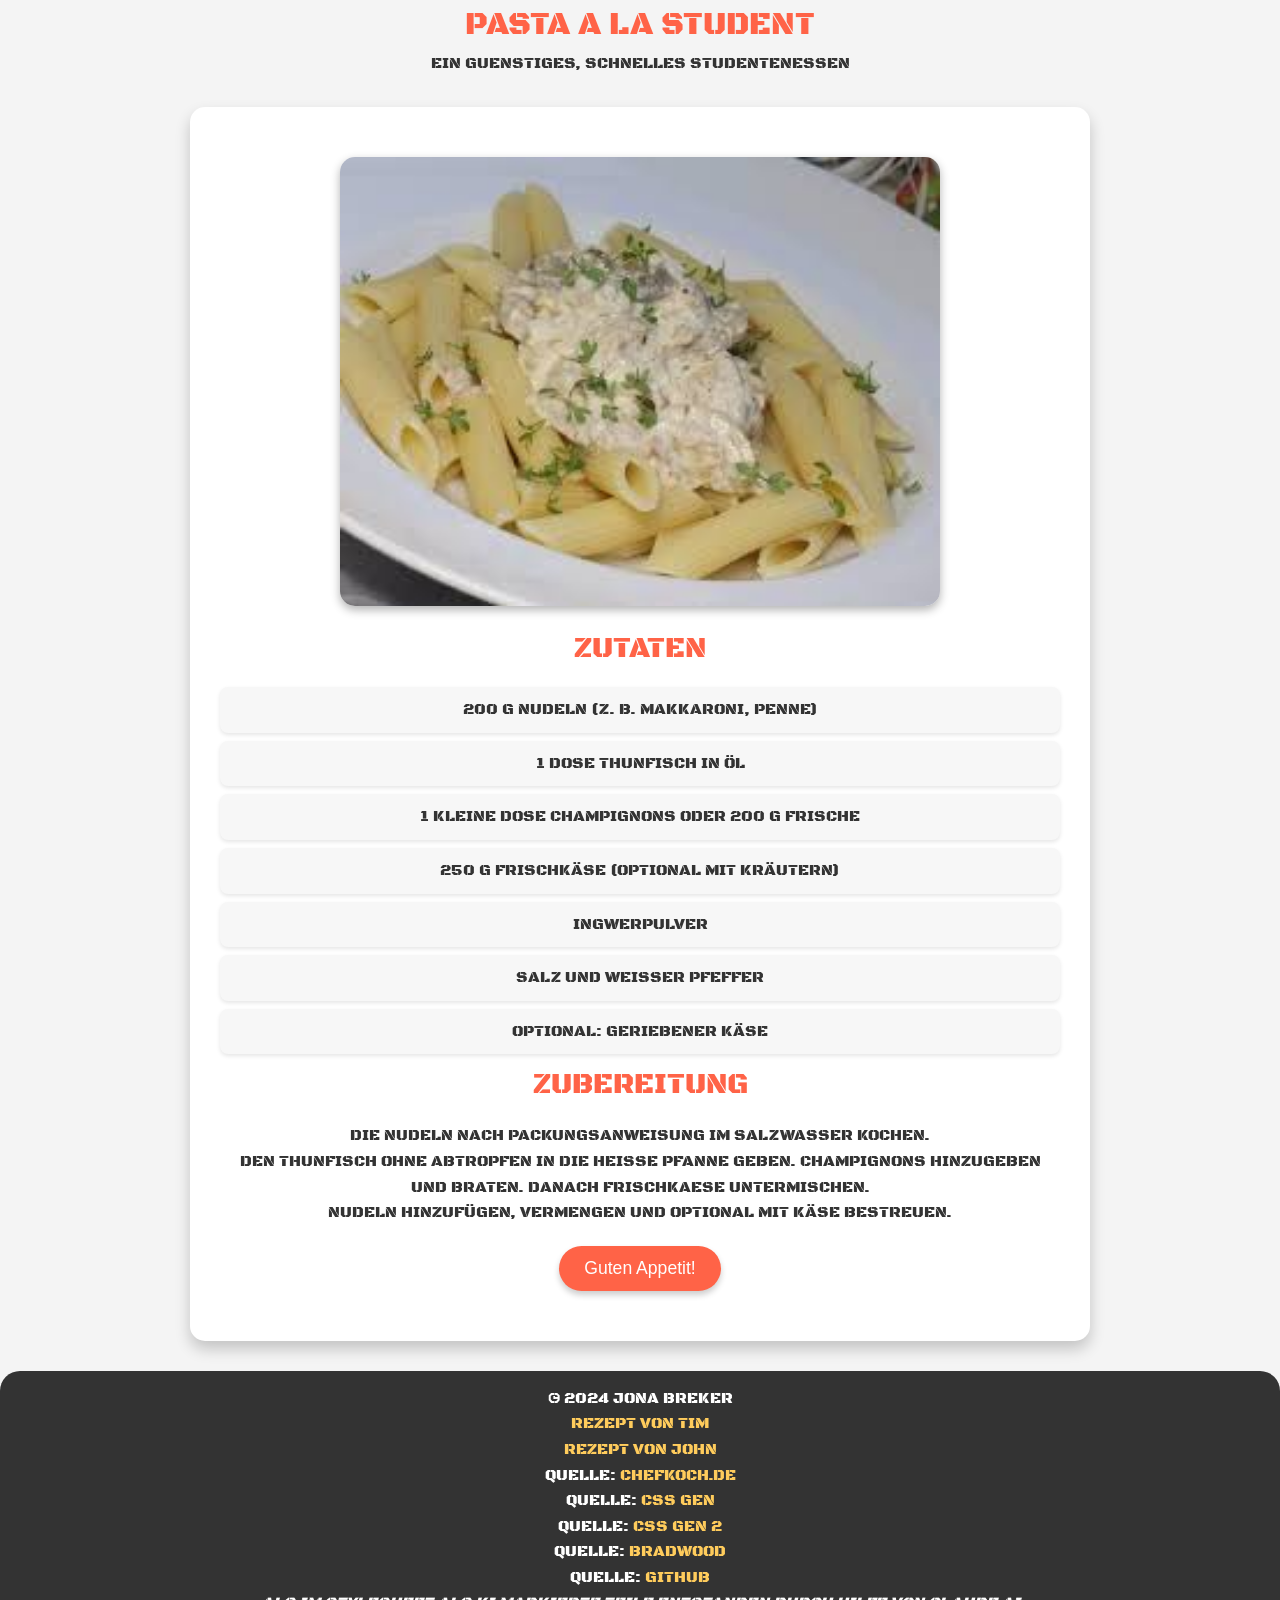
<file: rezept_12_brekerJona/Index.html>
<!DOCTYPE html>
<html lang="de">
<head>
    <meta charset="UTF-8">
    <link href="https://fonts.googleapis.com/css2?family=Black+Ops+One&display=swap" rel="stylesheet">
    <link rel="stylesheet" href="style.css">
    <title>Rezept Jona Breker</title>
</head>
<body>
    <header>
        <h1>Pasta a la Student</h1>
        <p>Ein guenstiges, schnelles Studentenessen</p>
    </header>

    <article>
        <img src="Bilder/Pasta.jpeg" alt="Pasta">
        <h2>Zutaten</h2>
        <ul>
            <li>200 g Nudeln (z. B. Makkaroni, Penne)</li>
            <li>1 Dose Thunfisch in Öl</li>
            <li>1 kleine Dose Champignons oder 200 g frische</li>
            <li>250 g Frischkäse (optional mit Kräutern)</li>
            <li>Ingwerpulver</li>
            <li>Salz und weißer Pfeffer</li>
            <li>Optional: geriebener Käse</li>
        </ul>
        <h2>Zubereitung</h2>
        <p>Die Nudeln nach Packungsanweisung im Salzwasser kochen.</p>
        <p>Den Thunfisch ohne Abtropfen in die heiße Pfanne geben. Champignons hinzugeben und braten. Danach Frischkaese untermischen.</p>
        <p>Nudeln hinzufügen, vermengen und optional mit Käse bestreuen.</p>
        <button class="btn">Guten Appetit!</button>
    </article>

    <footer>
        <p>© 2024 Jona Breker</p>
        <p><a href="../rezept_12_bartollesTim/index.html" target="_blank">Rezept von Tim</a>
        <p><a href="../rezept_12_buechnerJohn/index.html" target="_blank">Rezept von John</a>
        <p>Quelle: <a href="https://www.chefkoch.de/rezepte/1490941254164950/Pasta-a-la-Student.htmle" target="_blank">Chefkoch.de</a></p>
        <p>Quelle: <a href="https://webcode.tools/css-generator/keyframe-animation " target="_blank">CSS Gen</a></p>
        <p>Quelle: <a href="https://webdesign-assistant.com/font-editor/css-font-generator.php " target="_blank">CSS Gen 2</a></p>
        <p>Quelle: <a href="https://layout.bradwoods.io/customize" target="_blank">Bradwood</a></p>
        <p>Quelle: <a href="https://github.com/bradtraversy/design-resources-for-developers?tab=readme-ov-file#css-frameworks " target="_blank">Github</a></p>
        <p>  <cite>Als im stylesheet als KI markierte teile entstanden durch Hilfe von Claude AI </cite> </p>

    </footer>
</body>
</html>
</file>
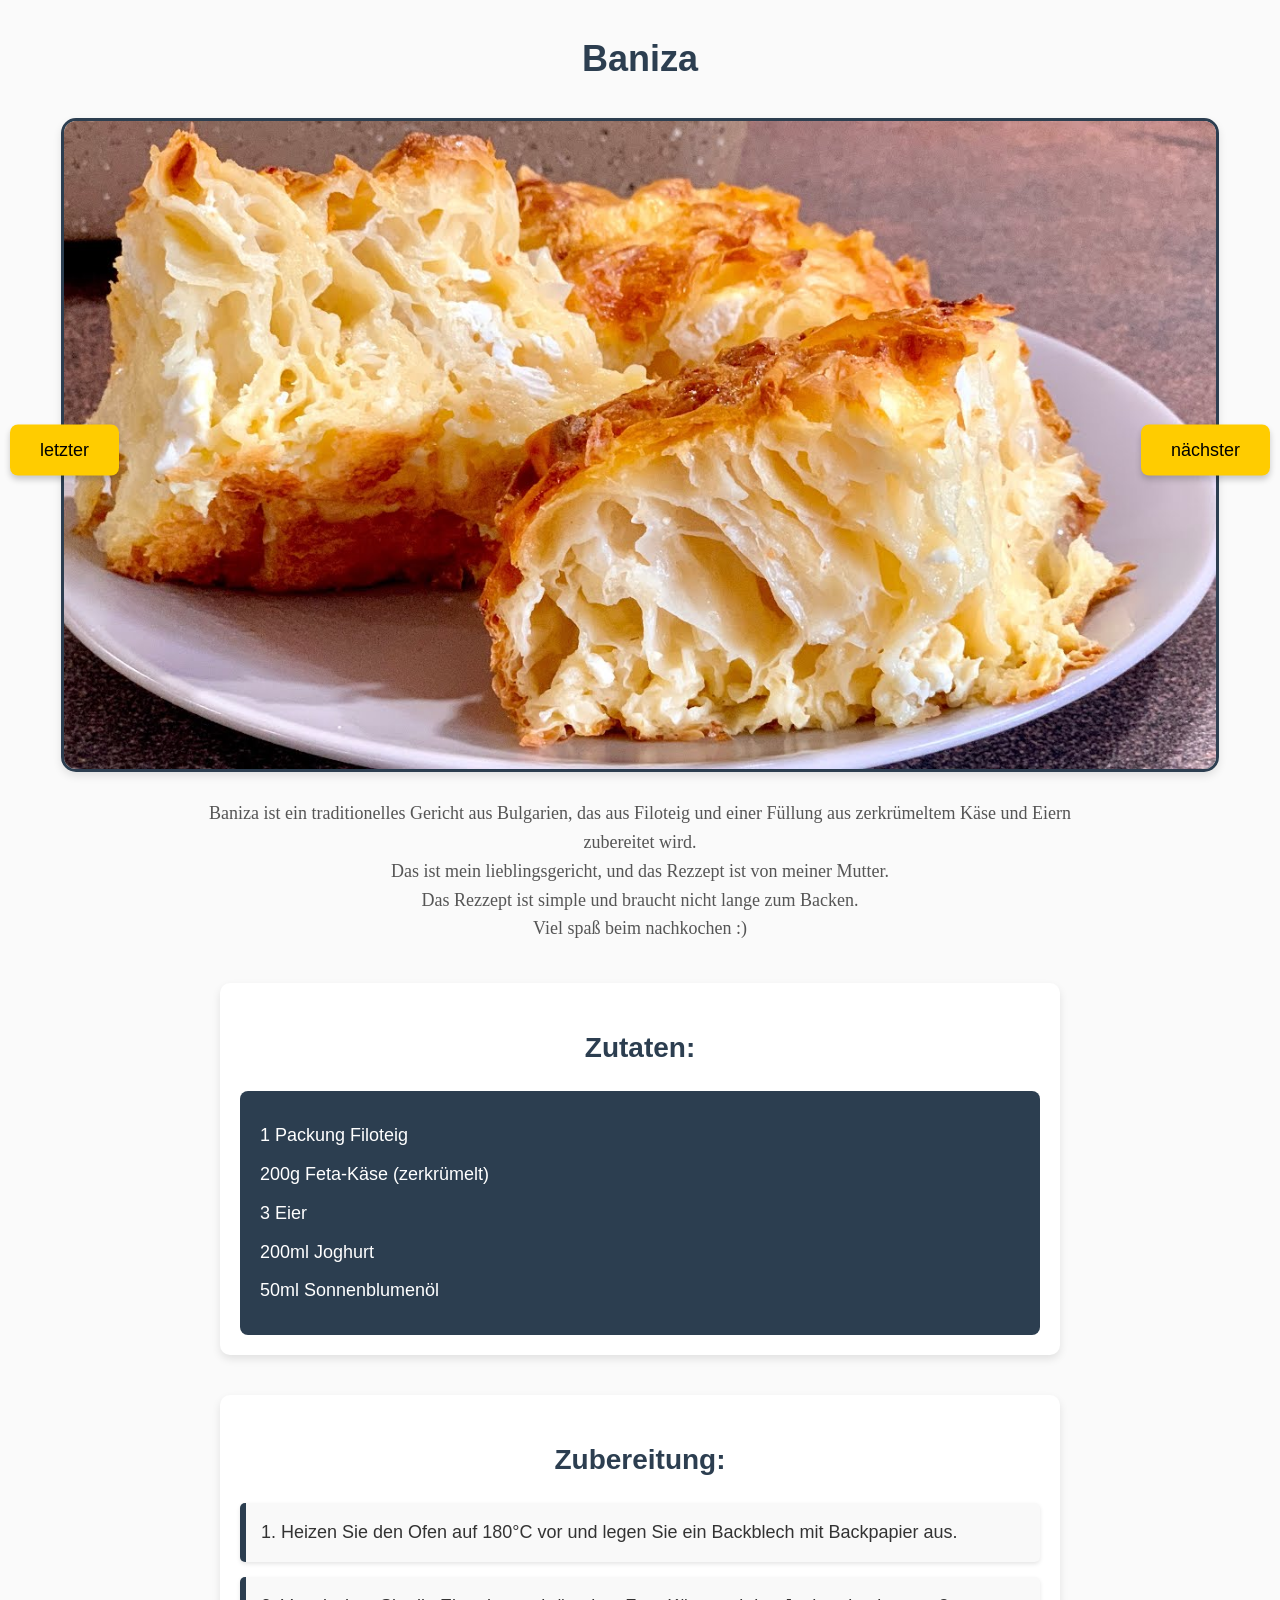
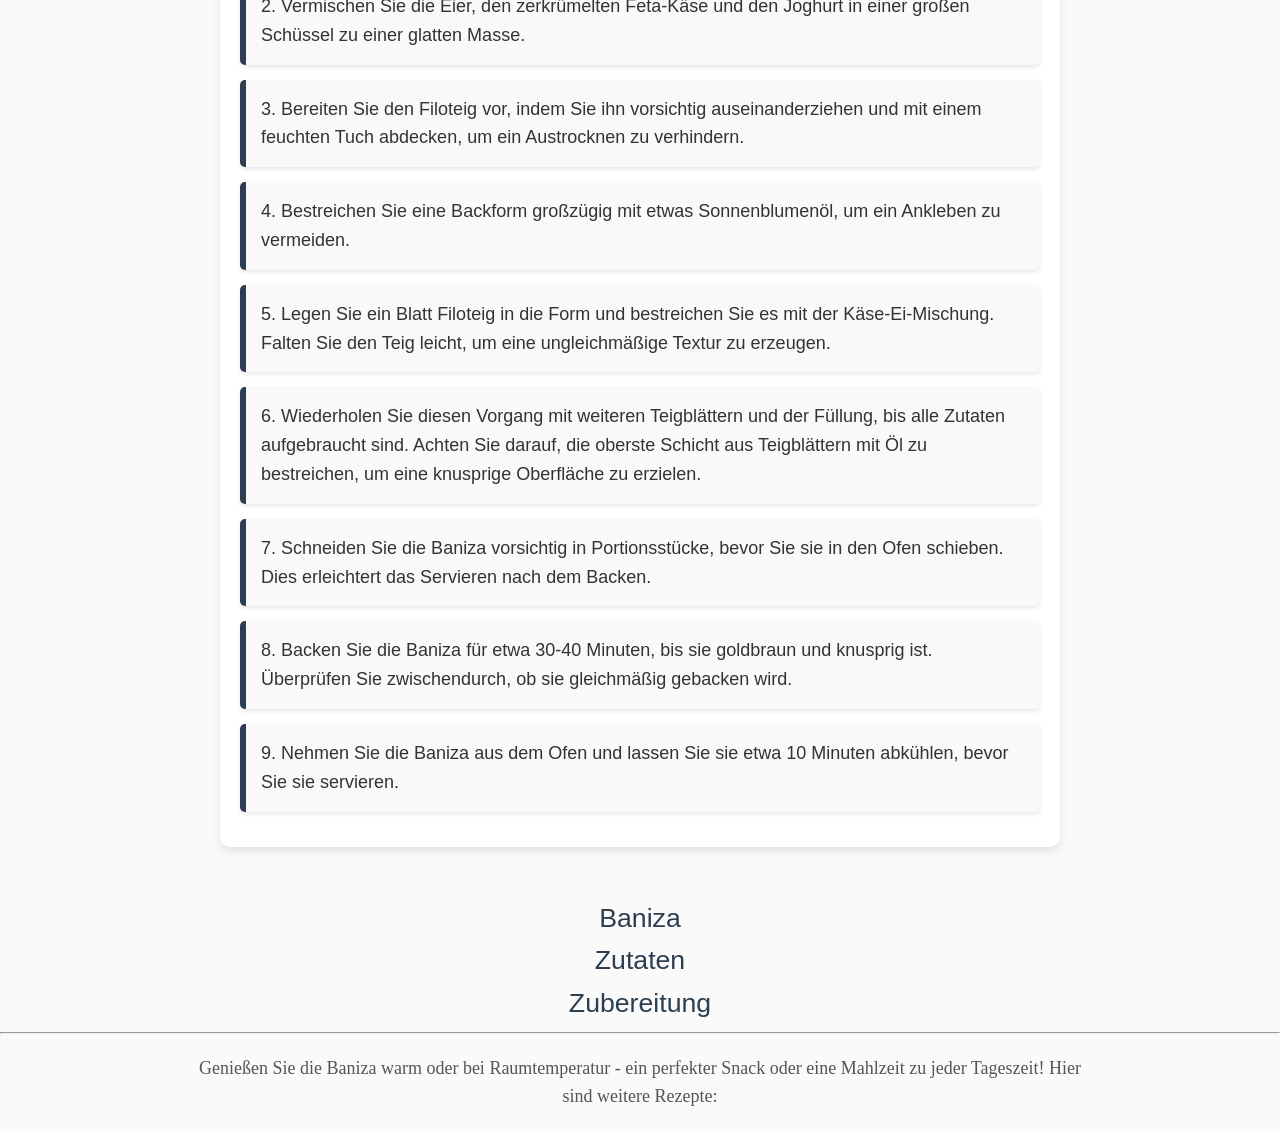
<file: rezept_12_georgievnikolay/index.html>
<!DOCTYPE html>
<html lang="de">
<head>
    <meta charset="UTF-8">
    <meta name="viewport" content="width=device-width, initial-scale=1.0">
    <title>Baniza Rezept</title>
    <link rel="stylesheet" href="style.css">
</head>
<body>

<h1 id="Baniza">Baniza</h1>

<div class="bild">
    <img src="pics/banzia.jpg" alt="Baniza Bild">
    <!---
    Bildquelle:
    https://bnr.bg/de/post/101859646/baniza-sauerkraftwickel-und-joghurt-sind-untrennbare-bestandteile-des-reichen-bulgarischen-kulinarischen-erbes
    -->
</div>

<p>Baniza ist ein traditionelles Gericht aus Bulgarien, das aus Filoteig und einer Füllung aus zerkrümeltem Käse und Eiern zubereitet wird.<br>
   Das ist mein lieblingsgericht, und das Rezzept ist von meiner Mutter.<br>
   Das Rezzept ist simple und braucht nicht lange zum Backen. <br>
   Viel spaß beim nachkochen  :)</p>

<div class="zutaten-section">
    <h2 id="Zutaten">Zutaten:</h2>
    <ul>
        <li>1 Packung Filoteig</li>
        <li>200g Feta-Käse (zerkrümelt)</li>
        <li>3 Eier</li>
        <li>200ml Joghurt</li>
        <li>50ml Sonnenblumenöl</li>
    </ul>
</div>

<div class="zubereitung-section">
    <h2 id="Zubereitung">Zubereitung:</h2>
    <ol>
        <li>Heizen Sie den Ofen auf 180°C vor und legen Sie ein Backblech mit Backpapier aus.</li>
        <li>Vermischen Sie die Eier, den zerkrümelten Feta-Käse und den Joghurt in einer großen Schüssel zu einer glatten Masse.</li>
        <li>Bereiten Sie den Filoteig vor, indem Sie ihn vorsichtig auseinanderziehen und mit einem feuchten Tuch abdecken, um ein Austrocknen zu verhindern.</li>
        <li>Bestreichen Sie eine Backform großzügig mit etwas Sonnenblumenöl, um ein Ankleben zu vermeiden.</li>
        <li>Legen Sie ein Blatt Filoteig in die Form und bestreichen Sie es mit der Käse-Ei-Mischung. Falten Sie den Teig leicht, um eine ungleichmäßige Textur zu erzeugen.</li>
        <li>Wiederholen Sie diesen Vorgang mit weiteren Teigblättern und der Füllung, bis alle Zutaten aufgebraucht sind. Achten Sie darauf, die oberste Schicht aus Teigblättern mit Öl zu bestreichen, um eine knusprige Oberfläche zu erzielen.</li>
        <li>Schneiden Sie die Baniza vorsichtig in Portionsstücke, bevor Sie sie in den Ofen schieben. Dies erleichtert das Servieren nach dem Backen.</li>
        <li>Backen Sie die Baniza für etwa 30-40 Minuten, bis sie goldbraun und knusprig ist. Überprüfen Sie zwischendurch, ob sie gleichmäßig gebacken wird.</li>
        <li>Nehmen Sie die Baniza aus dem Ofen und lassen Sie sie etwa 10 Minuten abkühlen, bevor Sie sie servieren.</li>
    </ol>
</div>

<footer>
    <div class="linkbackground">
        <a href="#Baniza">Baniza</a><br>
        <a href="#Zutaten">Zutaten</a><br>
        <a href="#Zubereitung">Zubereitung</a>
    </div>
    <hr>
        <p>Genießen Sie die Baniza warm oder bei Raumtemperatur - ein perfekter Snack oder eine Mahlzeit zu jeder Tageszeit! Hier sind weitere Rezepte:
    <input type="button" id="nextbtn" value="nächster">
    <input type="button" id="backbtn" value="letzter">
    
    <script>
        // JavaScript für die Buttons und verlinken von Jaden und Nikita
        document.getElementById('nextbtn').addEventListener('click', function() {
            window.location.href = "../rezept_12_BudihaiNikita/index.html";
        });

        document.getElementById('backbtn').addEventListener('click', function() {
            window.location.href = "../rezept_12_gossmannJaden/index.html";
        });
    </script>
</footer>

</body>
</html>
</file>
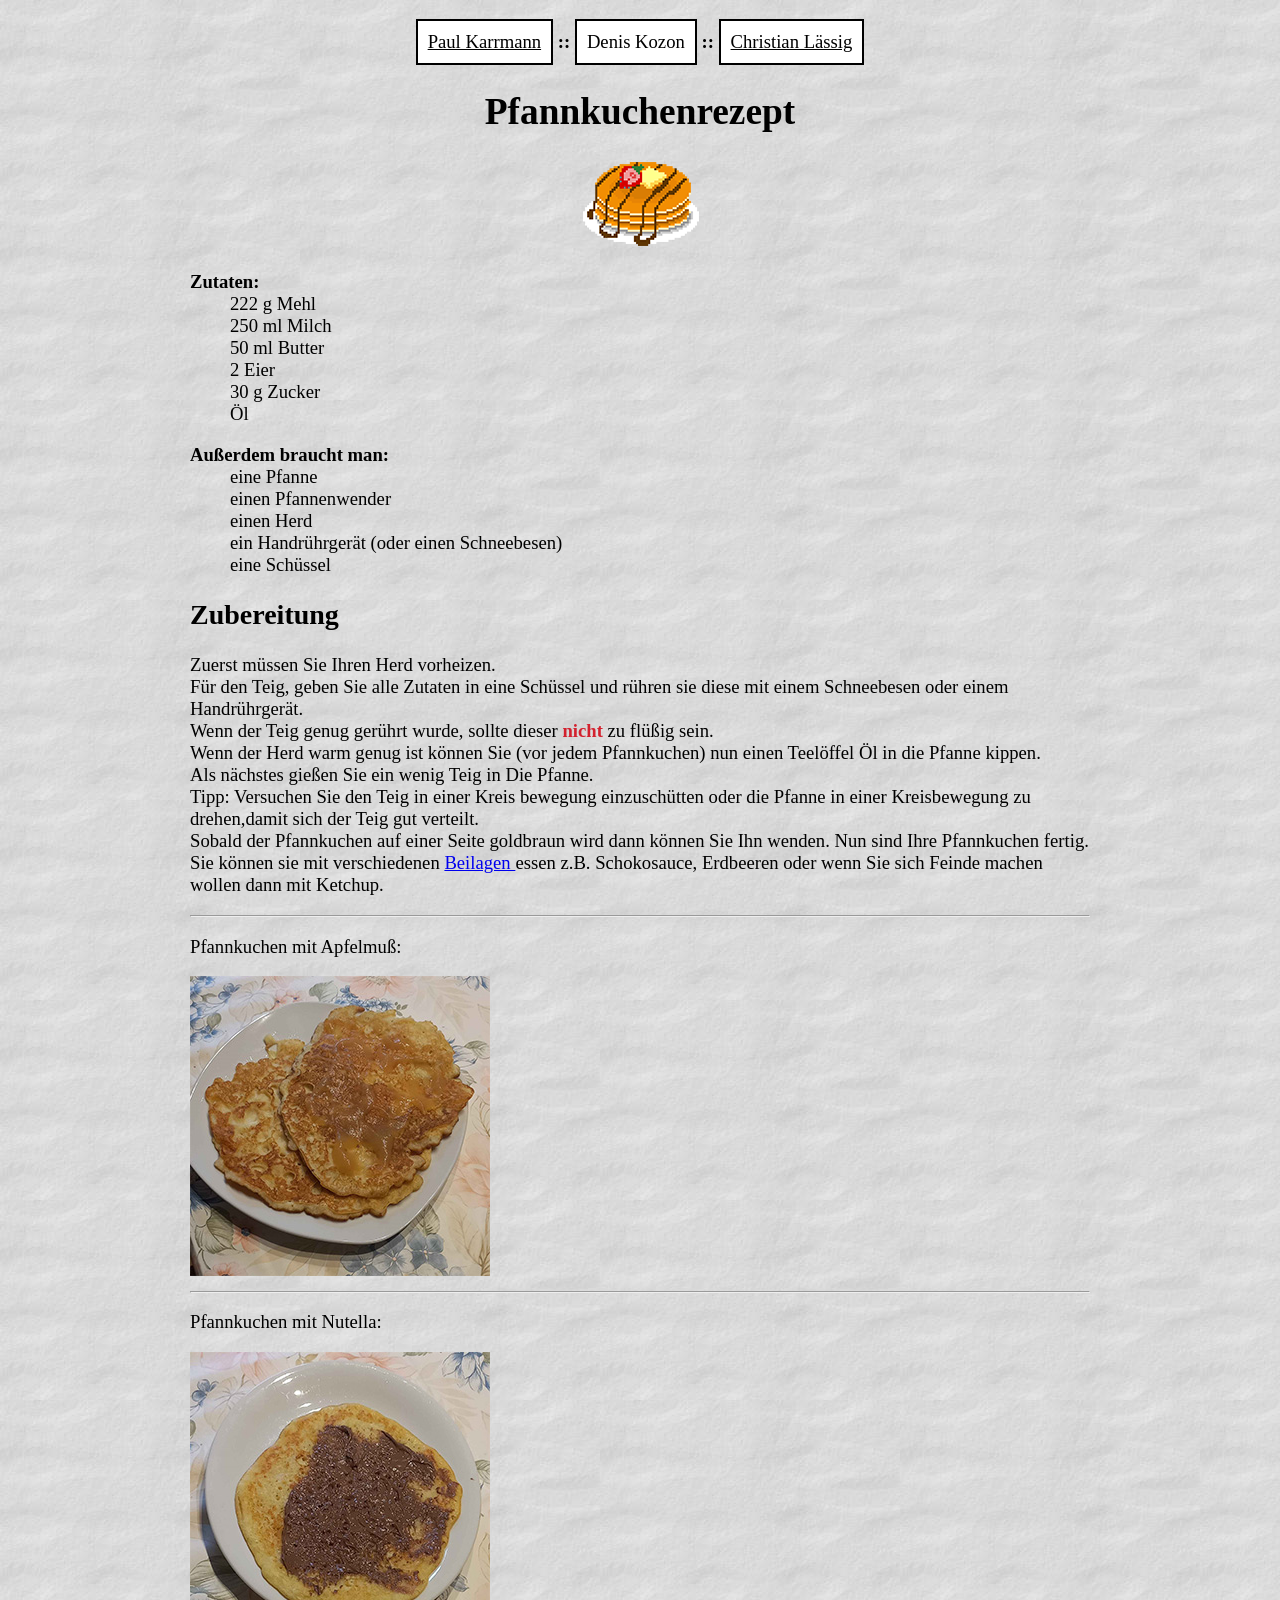
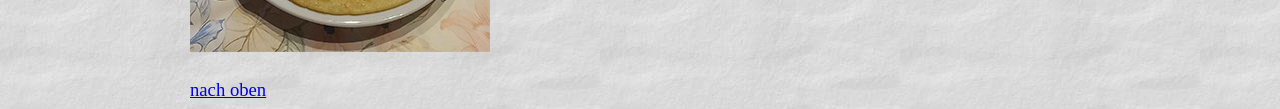
<file: rezept_12_kozonDenis/index.html>
<!DOCTYPE html>
<html lang="de">
    <head>
        <meta charset="UTF-8">
        <meta name="viewport" content="width=device-width, initial-scale=1.0">
        <title>stinknormale Pfannkuchen</title>
        <link rel="stylesheet" href="css/layout.css">
    </head>
    <body>
        
            <p><span class="hoverBox"><a class="linkBox" href="../rezept_12_karrmannPaul/index.html">Paul Karrmann </a></span> <b>::</b> <span class="linkBox">Denis Kozon</span> <b> :: </b><span class="hoverBox"><a class="linkBox" href="../rezept_12_laessigChristian/index.html">Christian Lässig</a></span></p>
            <h1>Pfannkuchenrezept</h1>
            <img src="pics/pfannkuchen_pixel.png" alt="pfannkuchen Pixelart" width="130" height="90">
            <!--https://www.pixilart.com/art/pancake-804e359bf8ee-->
            
            <div class="textAlign">
            <dl>
                <dt><b>Zutaten:</b></dt>
                    <dd>222 g Mehl</dd>
                    <dd>250 ml Milch</dd>
                    <dd>50 ml Butter</dd>
                    <dd>2 Eier</dd>
                    <dd>30 g Zucker</dd>
                    <dd>Öl</dd>
            </dl>

            <dl>
                <dt><b>Außerdem braucht man:</b></dt>
                    <dd>eine Pfanne</dd>
                    <dd>einen Pfannenwender</dd>
                    <dd>einen Herd</dd>
                    <dd>ein Handrührgerät (oder einen Schneebesen)</dd>
                    <dd>eine Schüssel</dd>
            </dl>
            
                <h2>Zubereitung</h2>
                <p>
                    Zuerst müssen Sie Ihren Herd vorheizen.<br>
                    Für den Teig, geben Sie alle Zutaten in eine Schüssel und rühren sie diese mit einem Schneebesen oder einem Handrührgerät.<br>
                    Wenn der Teig genug gerührt wurde, sollte dieser <b class="rot">nicht</b> zu flüßig sein.<br>
                    Wenn der Herd warm genug ist können Sie (vor jedem Pfannkuchen) nun einen Teelöffel Öl in die Pfanne kippen.<br>
                    Als nächstes gießen Sie ein wenig Teig in Die Pfanne.<br>
                    <span class="grün">Tipp: Versuchen Sie den Teig in einer Kreis bewegung einzuschütten oder die Pfanne in einer Kreisbewegung zu drehen,damit sich der Teig gut verteilt.</span><br>
                    Sobald der Pfannkuchen auf einer Seite goldbraun wird dann können Sie Ihn wenden.
                    Nun sind Ihre Pfannkuchen fertig. Sie können sie mit verschiedenen <a class="test" href="#beilagen">Beilagen </a>essen z.B. Schokosauce, Erdbeeren oder wenn Sie sich Feinde machen wollen dann mit Ketchup.
                </p>

                <hr id="beilagen">

                <p>Pfannkuchen mit Apfelmuß:</p>
                <img src="pics/pfannkuchen_apfel.jpg" alt="Pfannkuchen mit Apfelmuß" width="300" height="300">
                <!--selbstgemachtes Bild-->

                <hr>

                <p>Pfannkuchen mit Nutella:</p>
                <img src="pics/pfannkuchen_schocko.jpg" alt="Pfannkuchen mit Nutella" width="300" height="300">
                <!--selbstgemachtes Bild-->

                <br>
                <br>
                <a href="#">nach oben</a>

            </div>
    </body>
</html
</file>
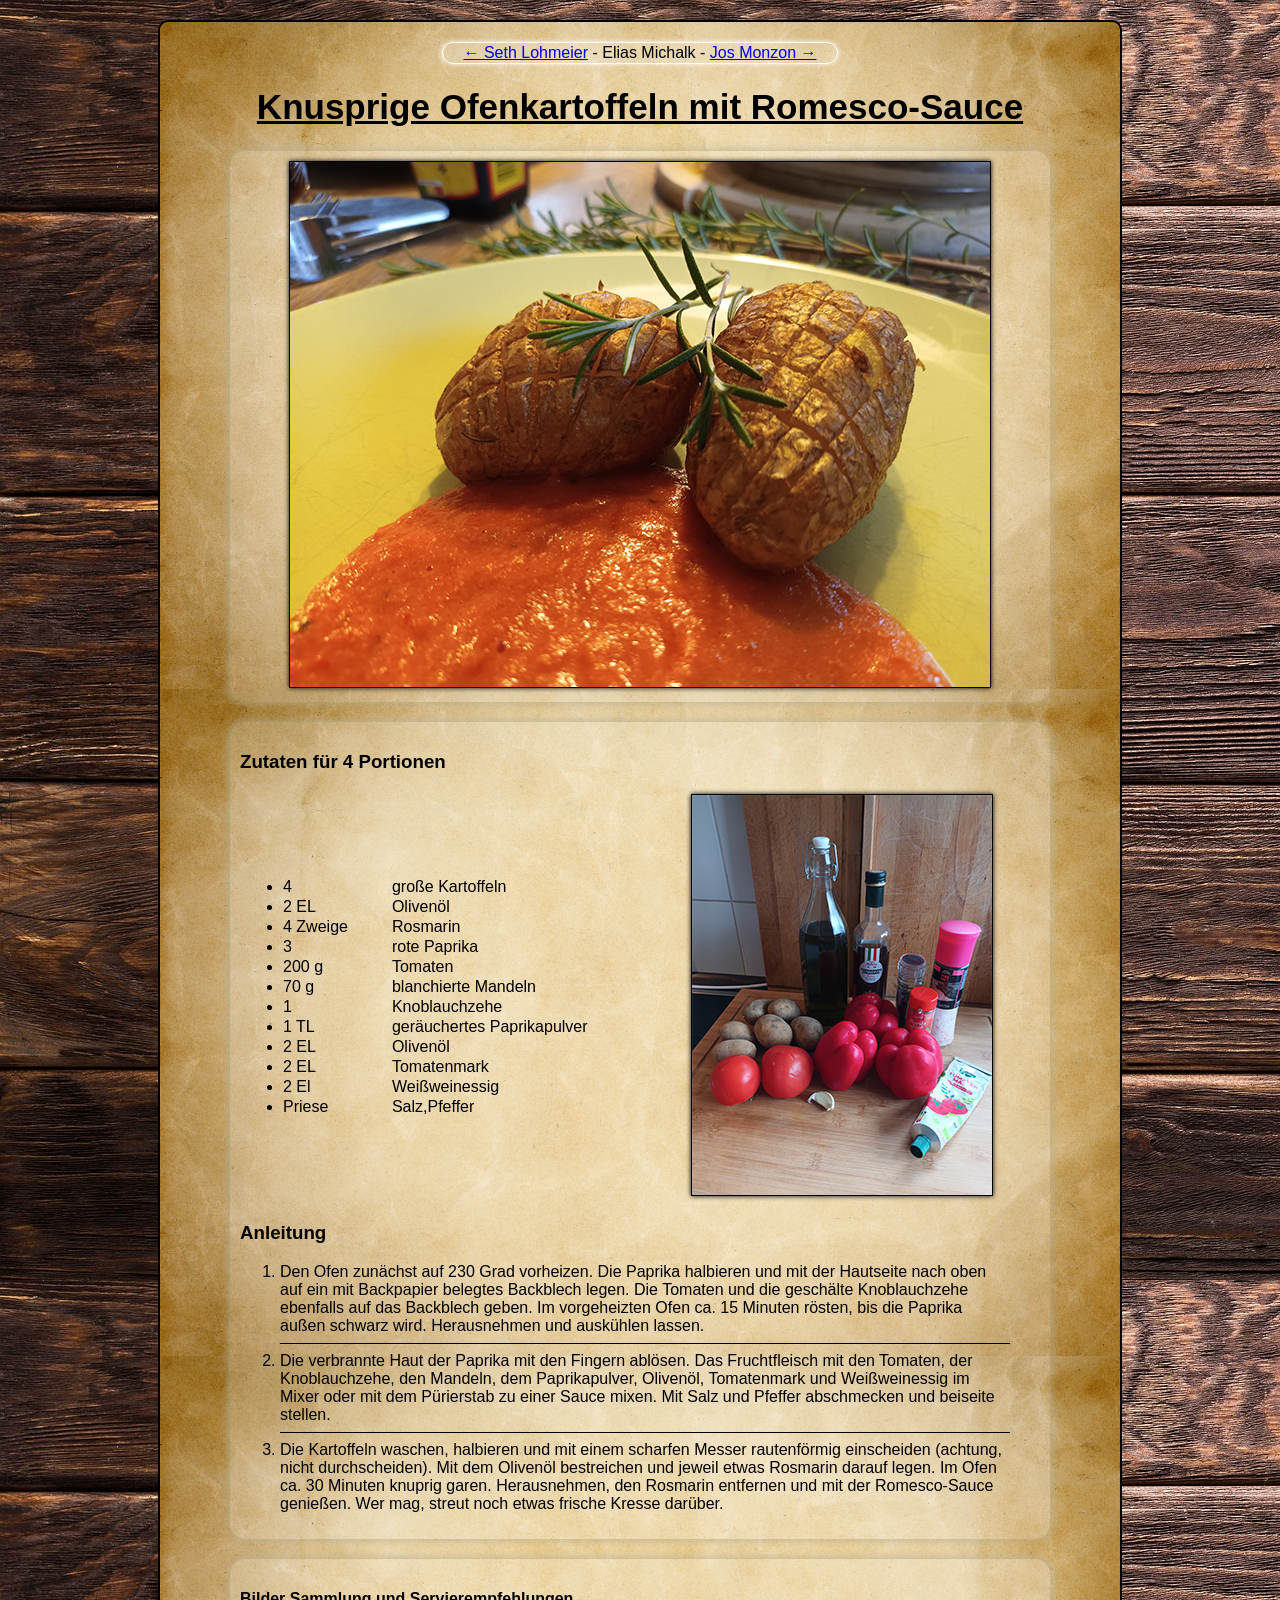
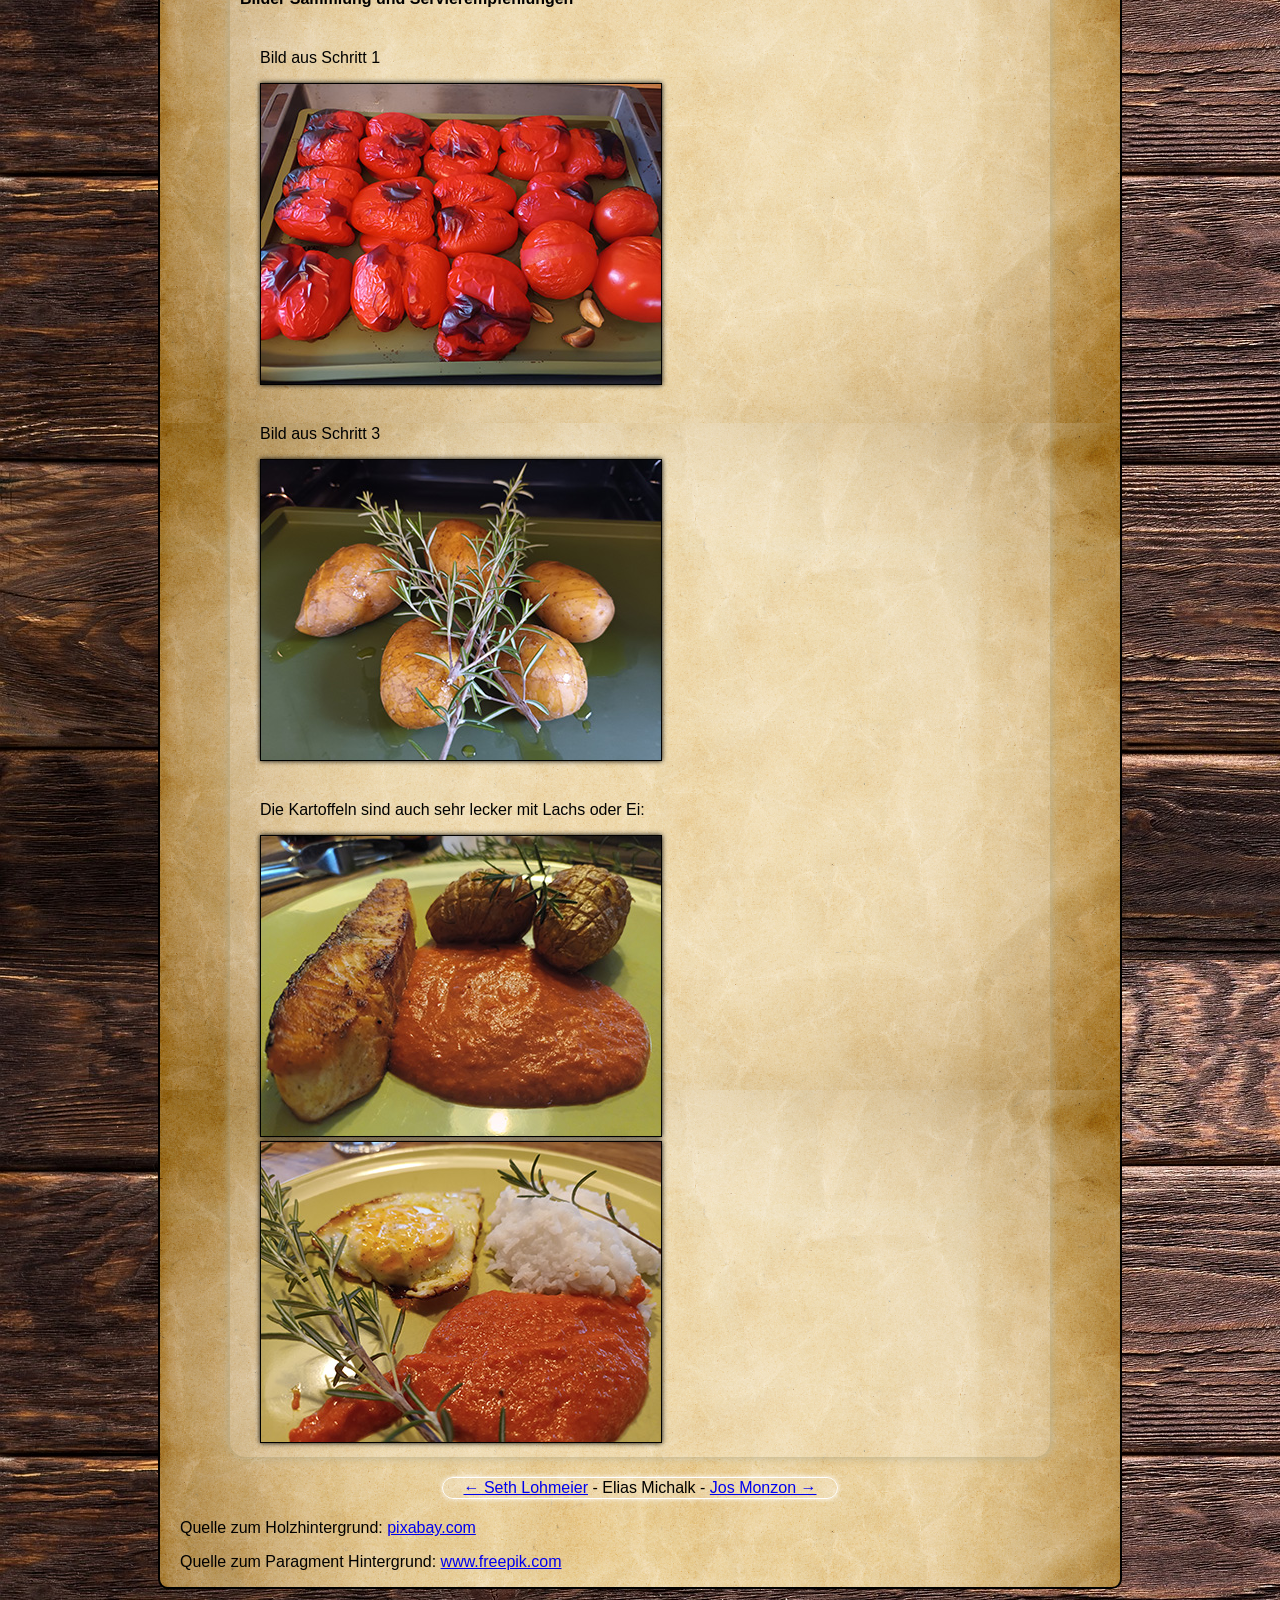
<file: rezept_12_michalkElias/index.html>
<!DOCTYPE html>
<html lang="en">
    <head>
        <meta charset="UTF-8">
        <meta name="viewport" content="width=device-width, initial-scale=1.0">
        <title>Rezept für Ofenkartoffeln mit Sauce</title>
        <link rel="stylesheet" href="css/layout.css">
    </head>
    <body>
        <div class="background">
            <!-- Verlinkung zu der vorherigen und nächsten person -->
            <nav><a href="../rezept_12_lohmeyerSeth/index.html">&larr; Seth Lohmeier</a> - Elias Michalk - <a href="../rezept_12_monzonJos/index.html">Jos Monzon &rarr;</a></nav>

            <!-- Überschrift -->
            <h1>Knusprige Ofenkartoffeln mit Romesco-Sauce</h1>

            <div class="kartoffelPositionieren">
                <img src="Bilder/Essen/fertigKartoffeln-700w-525h.jpg" alt="Fertige Ofenkartoffeln" width="700" height="525" class="fertigeKartoffeln">
            </div>

            <div class="seite">

                <h3>Zutaten für 4 Portionen</h3>

                <!-- Tabelle mit listen in den die Zutaten stehen -->
                <table>
                    <tr>
                        <td>
                            <ul>
                                <li>4</li>
                                <li>2 EL</li>
                                <li>4 Zweige</li>
                                <li>3</li>
                                <li>200 g</li>
                                <li>70 g</li>
                                <li>1</li>
                                <li>1 TL</li>
                                <li>2 EL</li>
                                <li>2 EL</li>
                                <li>2 El</li>    
                                <li>Priese</li>
                            </ul>
                        </td>
                        <td>
                            <dl>
                                <dt></dt>
                                <dd>große Kartoffeln</dd>
                                <dd>Olivenöl</dd>
                                <dd>Rosmarin</dd>
                                <dd>rote Paprika</dd>
                                <dd>Tomaten</dd>
                                <dd>blanchierte Mandeln</dd>
                                <dd>Knoblauchzehe</dd>
                                <dd>geräuchertes Paprikapulver</dd>
                                <dd>Olivenöl</dd>
                                <dd>Tomatenmark</dd>
                                <dd>Weißweinessig</dd>
                                <dd>Salz,Pfeffer</dd>
                            </dl>
                        </td>
                        <td class="imgContainer">
                            <img src="Bilder/Essen/zutaten300w-400h.jpg" alt="Die Zutaten" width="300" height="400">
                        </td>
                    </tr>
                </table>

            

                <!-- how to -->

                <h3>Anleitung</h3>

                <ol>
                    <li>
                        Den Ofen zunächst auf 230 Grad vorheizen. Die Paprika halbieren und mit der Hautseite nach oben auf ein mit Backpapier belegtes Backblech legen. Die Tomaten und die geschälte Knoblauchzehe ebenfalls auf das Backblech geben. Im vorgeheizten Ofen ca. 15 Minuten rösten, bis die Paprika außen schwarz wird. Herausnehmen und auskühlen lassen.
                        <hr>
                    </li>
                    <li>
                        Die verbrannte Haut der Paprika mit den Fingern ablösen. Das Fruchtfleisch mit den Tomaten, der Knoblauchzehe, den Mandeln, dem Paprikapulver, Olivenöl, Tomatenmark und Weißweinessig im Mixer oder mit dem Pürierstab zu einer Sauce mixen. Mit Salz und Pfeffer abschmecken und beiseite stellen.
                        <hr>
                    </li>
                    <li>
                        Die Kartoffeln waschen, halbieren und mit einem scharfen Messer rautenförmig einscheiden (achtung, nicht durchscheiden). Mit dem Olivenöl bestreichen und jeweil etwas Rosmarin darauf legen. Im Ofen ca. 30 Minuten knuprig garen. Herausnehmen, den Rosmarin entfernen und mit der Romesco-Sauce genießen. Wer mag, streut noch etwas frische Kresse darüber.
                    </li>
                </ol>

            </div>

            <!-- Eigene Empfehlung + Bildersammlung-->
            <div class="seite">
                <h4>Bilder Sammlung und Servierempfehlungen</h4>
                
                <div class="positionVonBildersammlung">
                    <p class="textBildersammlung">Bild aus Schritt 1</p>
                    <img src="Bilder/Essen/zubereitugPaprika-400w-300h.jpg" alt="Paprika auf einem Blech" width="400" height="300">

                    <p class="textBildersammlung">Bild aus Schritt 3</p>
                    <img src="Bilder/Essen/zubereitungKartoffeln-400w-300h.jpg" alt="Kartoffeln auf einem Blech" width="400" height="300">

                    <p class="textBildersammlung">Die Kartoffeln sind auch sehr lecker mit Lachs oder Ei:</p>
                    <img src="Bilder/Essen/mitLachs-400w-300h.jpg" alt="Kartoffeln mit Lachs" width="400" height="300">
                    <img src="Bilder/Essen/mitEi-400w-300h.jpg" alt="Kartoffeln mit Ei" width="400" height="300">
                </div>
            </div>

            <!-- Verlinkung zu der vorherigen und nächsten person -->
            <nav><a href="../rezept_12_lohmeierSeth/index.html">&larr; Seth Lohmeier</a> - Elias Michalk - <a href="../rezept_12_monzonMaiJosMark/index.html">Jos Monzon &rarr;</a></nav>

            <!-- Quellen zu den benutzten Grafiken -->
            <p class="quellenText">Quelle zum Holzhintergrund: <a href="https://pixabay.com/de/photos/holz-bretter-textur-h%C3%B6lzern-brown-2045380/" target="holzholz">pixabay.com</a></p>
            <p class="quellenText">Quelle zum Paragment Hintergrund: <a href="https://www.freepik.com/free-photo/vintage-grungy-textured-paper-background_15599867.htm#fromView=keyword&page=1&position=2&uuid=c66eed3d-fbb0-4142-9460-941e77cfd2d2" target="paragment">www.freepik.com</a></p>
        </div>

    </body>
</html>
</file>
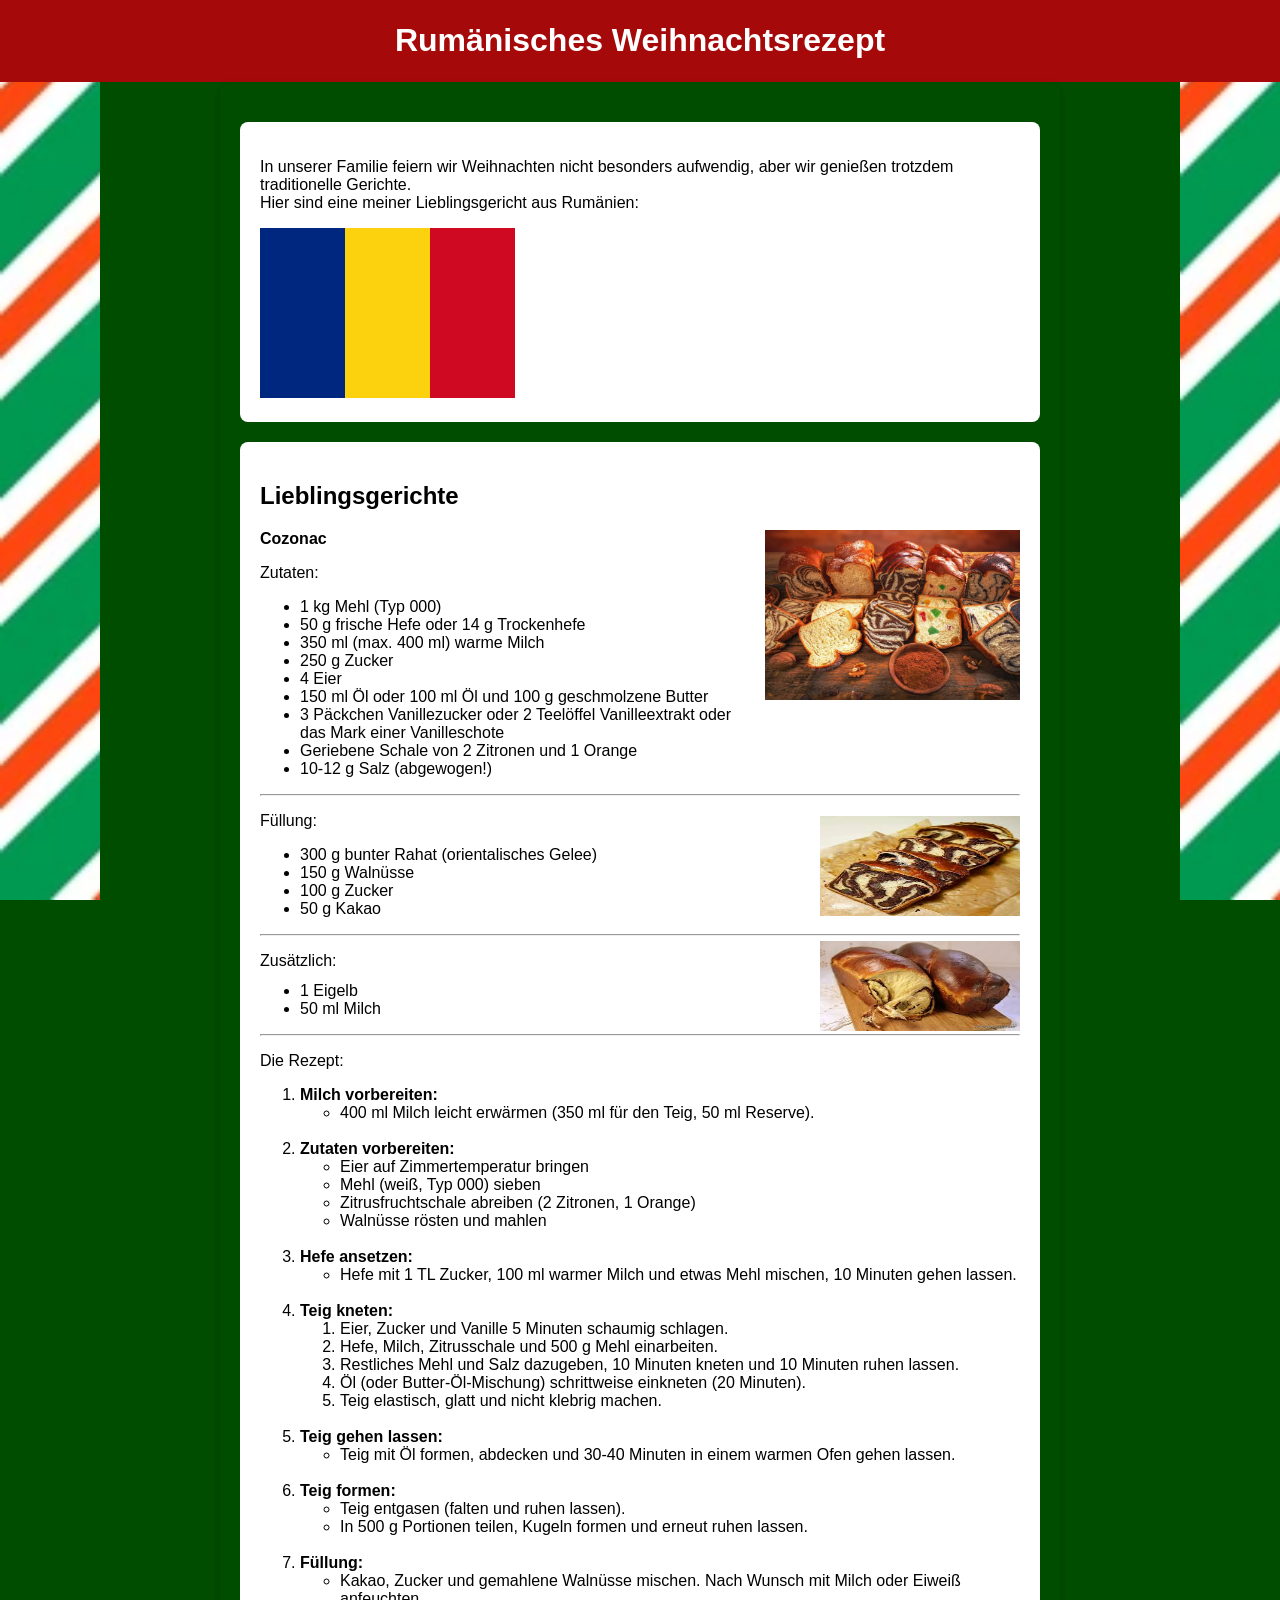
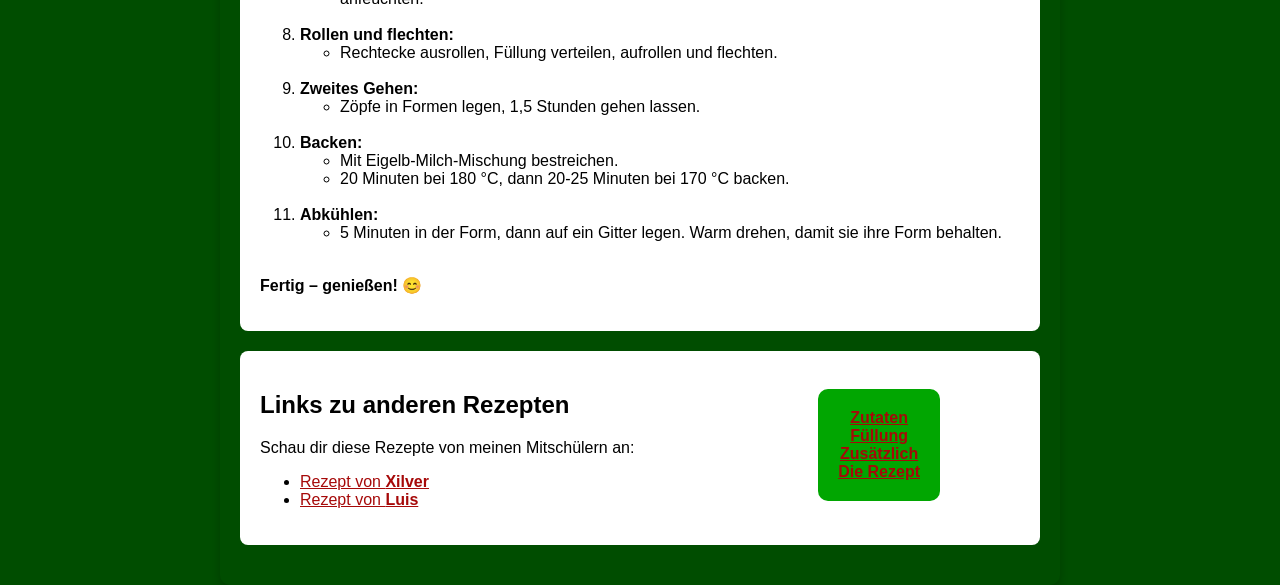
<file: rezept_12_stepanescuGabriel/index.html>
<!DOCTYPE html>
<html lang="de">
<head>
    <meta charset="UTF-8">
    <meta name="viewport" content="width=device-width, initial-scale=1.0">
    <title>Rumänisches Weihnachtsrezept</title>
    <link rel="stylesheet" href="css/Style.css">
</head>
<body>
    <header>
        <h1>Rumänisches Weihnachtsrezept</h1>
    </header>

    <main>
        <section>
            <p>
                In unserer Familie feiern wir Weihnachten nicht besonders aufwendig, aber wir genießen trotzdem traditionelle Gerichte. <br>
                Hier sind eine meiner Lieblingsgericht aus Rumänien:
            </p>
            <img src="img_html/Flag_of_Romania.svg.png" alt="Rumänische Flagge" width="255" height="170">
        </section>

        <section>
            <h2>Lieblingsgerichte</h2>
            <div class="coz">
                <img src="img_html/romanian-sweet-bread-cozonac.webp" alt="cozonacuri" width="255" height="170">
            </div>
            <p><b>Cozonac</b></p>
            <p id="Zutaten">Zutaten:</p>
            <ul>
                <li>1 kg Mehl (Typ 000)</li>
                <li>50 g frische Hefe oder 14 g Trockenhefe</li>
                <li>350 ml (max. 400 ml) warme Milch</li>
                <li>250 g Zucker</li>
                <li>4 Eier</li>
                <li>150 ml Öl oder 100 ml Öl und 100 g geschmolzene Butter</li>
                <li>3 Päckchen Vanillezucker oder 2 Teelöffel Vanilleextrakt oder das Mark einer Vanilleschote</li>
                <li>Geriebene Schale von 2 Zitronen und 1 Orange</li>
                <li>10-12 g Salz (abgewogen!)</li>
            </ul>
            <hr>
            <p id="Füllung">Füllung:</p>
            <div class="cozo">
                <img src="img_html/Download.jpeg" alt="cozo" width="200" height="100">
            </div>
            <ul>
                <li>300 g bunter Rahat (orientalisches Gelee)</li>
                <li>150 g Walnüsse</li>
                <li>100 g Zucker</li>
                <li>50 g Kakao</li> 
            </ul>
            <hr>
            <p id="Zusätzlich">Zusätzlich:</p>
             <div class="cozon">
                <img src="img_html/Download (1).jpeg" alt="cozon" width="200" height="90">
             </div>
            <ul>
                <li>1 Eigelb</li>
                <li>50 ml Milch</li>
            </ul>
            <hr>
            <p id="Die_Rezept">Die Rezept:</p>
            <ol>
                <li><strong>Milch vorbereiten:</strong><br></li>
                <ul>
                    <li>
                        400 ml Milch leicht erwärmen (350 ml für den Teig, 50 ml Reserve).
                    </li><br>
                </ul>
                <li>
                    <strong>Zutaten vorbereiten:</strong>  
                    <ul>
                        <li>Eier auf Zimmertemperatur bringen</li>
                        <li>Mehl (weiß, Typ 000) sieben</li>
                        <li>Zitrusfruchtschale abreiben (2 Zitronen, 1 Orange)</li>
                        <li>Walnüsse rösten und mahlen</li>
                    </ul>
                </li><br>
                <li><strong>Hefe ansetzen:</strong><br></li>
                <ul>
                    <li>
                        Hefe mit 1 TL Zucker, 100 ml warmer Milch und etwas Mehl mischen, 10 Minuten gehen lassen.
                    </li><br>
                </ul>
                <li>
                    <strong>Teig kneten:</strong>
                    <ol>
                        <li>Eier, Zucker und Vanille 5 Minuten schaumig schlagen.</li>
                        <li>Hefe, Milch, Zitrusschale und 500 g Mehl einarbeiten.</li>
                        <li>Restliches Mehl und Salz dazugeben, 10 Minuten kneten und 10 Minuten ruhen lassen.</li>
                        <li>Öl (oder Butter-Öl-Mischung) schrittweise einkneten (20 Minuten).</li>
                        <li>Teig elastisch, glatt und nicht klebrig machen.</li>
                    </ol>
                </li><br>
                    <li><strong>Teig gehen lassen:</strong><br></li> 
                <ul>  
                    <li>                
                        Teig mit Öl formen, abdecken und 30-40 Minuten in einem warmen Ofen gehen lassen.
                    </li><br>
                </ul>
                <li>
                    <strong>Teig formen:</strong>
                    <ul>
                        <li>Teig entgasen (falten und ruhen lassen).</li>
                        <li>In 500 g Portionen teilen, Kugeln formen und erneut ruhen lassen.</li>
                    </ul>
                </li><br>
                <li><strong>Füllung:</strong><br></li>
                <ul>
                    <li>
                        Kakao, Zucker und gemahlene Walnüsse mischen. Nach Wunsch mit Milch oder Eiweiß anfeuchten.
                    </li><br>
                </ul>
                <li><strong>Rollen und flechten:</strong><br></li>
                <ul>
                    <li>
                        Rechtecke ausrollen, Füllung verteilen, aufrollen und flechten.
                    </li><br>
                </ul>
                <li><strong>Zweites Gehen:</strong><br></li>
                <ul>
                    <li>
                        Zöpfe in Formen legen, 1,5 Stunden gehen lassen.
                    </li><br>
                </ul>
                <li>
                    <strong>Backen:</strong>
                    <ul>
                        <li>Mit Eigelb-Milch-Mischung bestreichen.</li>
                        <li>20 Minuten bei 180 °C, dann 20-25 Minuten bei 170 °C backen.</li>
                    </ul>
                </li><br>
                <li><strong>Abkühlen:</strong><br></li>
                <ul>    
                    <li>
                        5 Minuten in der Form, dann auf ein Gitter legen. Warm drehen, damit sie ihre Form behalten.
                    </li><br>
                </ul>
            </ol>
            <p><b>Fertig – genießen! 😊</b></p>
        
        </section>

        <section>
            <h2>Links zu anderen Rezepten</h2>
        <div class="box">
            <nav>
                <p class="Links">
                    <a href="#Zutaten"><b class="BB"><u>Zutaten</b></a></u><br>
                    <a href="#Füllung"><b class="BB"><u>Füllung</b></a></u><br>
                    <a href="#Zusätzlich"><b class="BB"><u>Zusätzlich</b></u></a><br>
                    <a href="#Die_Rezept"><b class="BB"><u>Die Rezept</b></u></a>
                </p>
            </nav>
        </div>
            <p>
                Schau dir diese Rezepte von meinen Mitschülern an:
                
            </p>
            <ul>
                <li><a href="../rezept_12_steinmeierXilver/index.html"><u>Rezept von <b class="BB">Xilver</b></a></u></li>
                <li><a href="../rezept_12_tsokoglouLuis/index.html"><u>Rezept von <b class="BB">Luis</b></a></u></li>
            </ul>
        </section>
    </main>
</body>
</html>
</file>
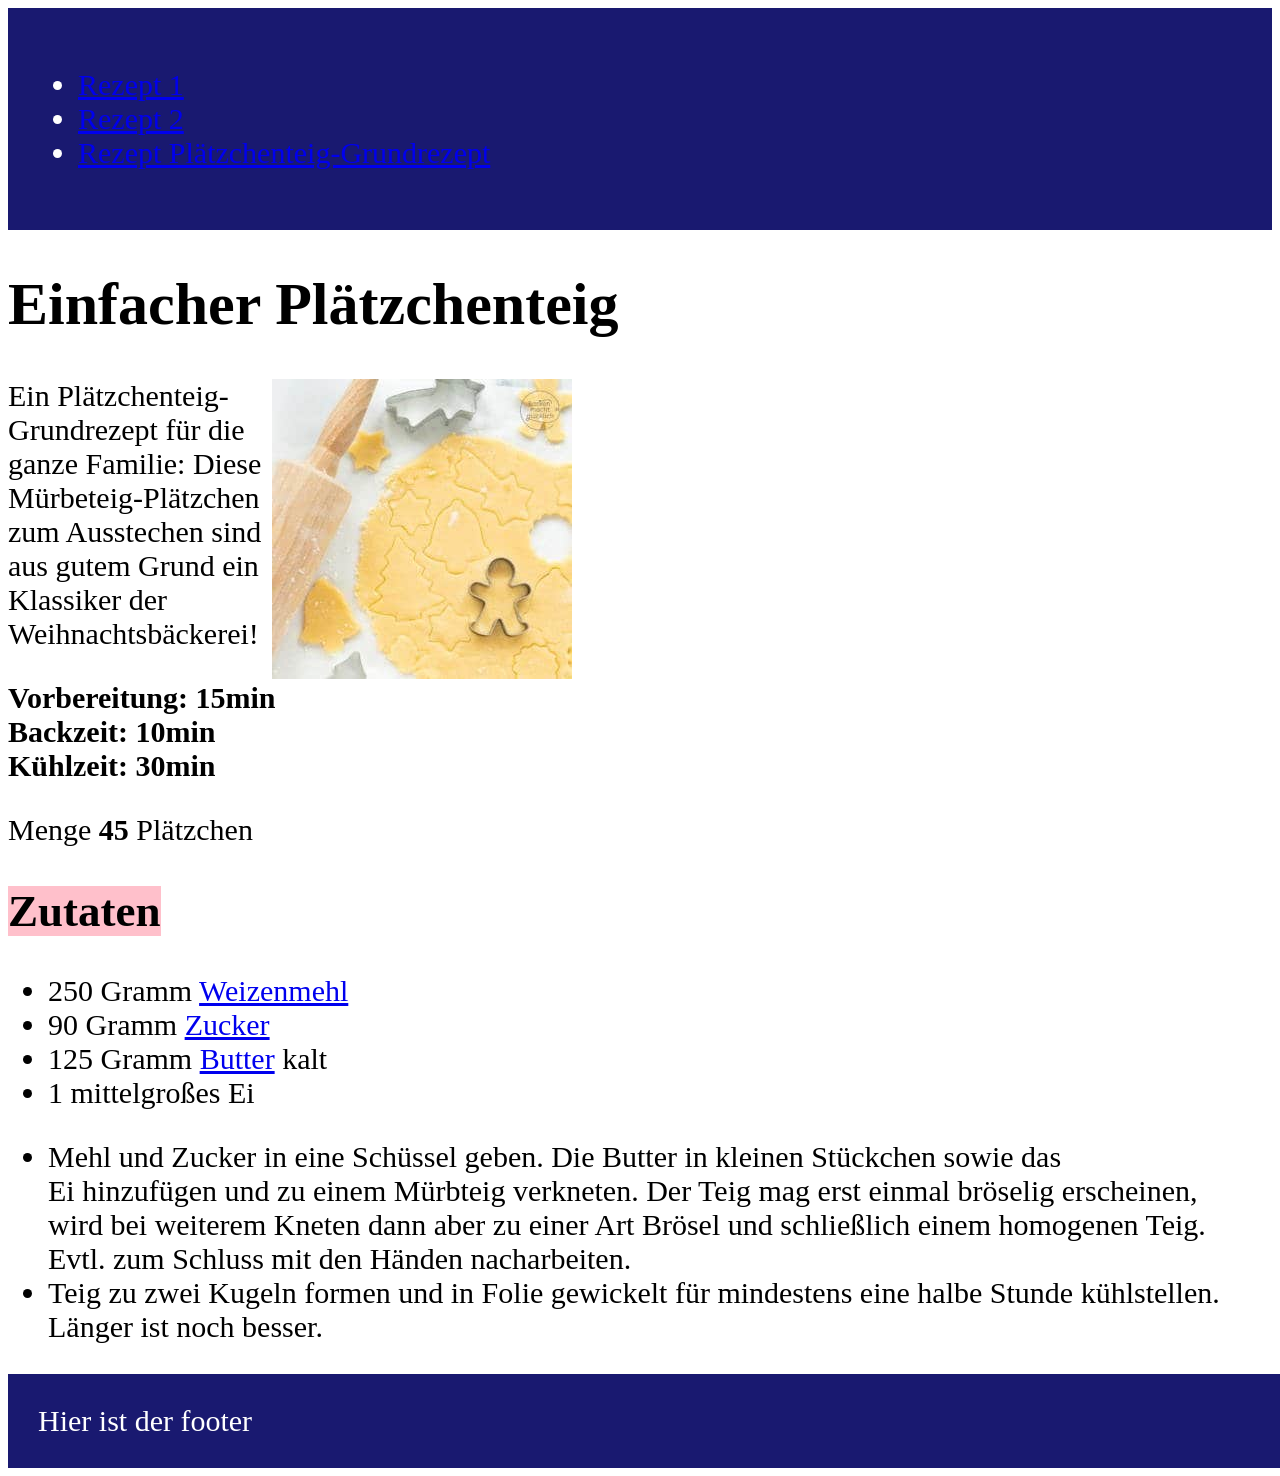
<file: rezept_12_hoppeEmanuel/plätzchen.html>
<!DOCTYPE html>
<html lang="de" dir="ltr">
  <head>
    <meta charset="utf-8">
    <link rel="stylesheet" href="style.css">
    <link rel="preconnect" href="https://fonts.googleapis.com">
    <link rel="preconnect" href="https://fonts.gstatic.com" crossorigin>
    <link href="https://fonts.googleapis.com/css2?family=Dancing+Script&display=swap" rel="stylesheet">

      <title>Plätzchen</title>

  </head>
  <body>
    <header>
    <ul>
    <li><a href="beispiel1">Rezept 1</a></li>
    <li><a href="beispiel2">Rezept 2</a></li>
    <li><a href="plätzchen.html">Rezept Plätzchenteig-Grundrezept</a></li>
    </ul>
    </header>
    <h1>Einfacher Plätzchenteig</h1>
    <img src="plätzchen.jpg" alt="Bild von Ausgeschnittenen Plätzchen">
    <p>Ein Plätzchenteig-Grundrezept für die ganze Familie: Diese<br>
       Mürbeteig-Plätzchen zum Ausstechen sind aus gutem Grund ein<br>
       Klassiker der Weihnachtsbäckerei!</p>
       <p><b>Vorbereitung: 15min</b><br>
         <b>Backzeit: 10min</b><br>
         <b>Kühlzeit: 30min</b><br></p>
         <p>Menge <b>45</b> Plätzchen</p>
         <h2><span>Zutaten</span></h2>
         <ul>
           <li>250 Gramm <a href="https://www.amazon.de/Weizenmehl-Type-550-feinste-B%C3%A4ckerqualit%C3%A4t/dp/B016ZVL6G4/?tag=backenmachtgluecklich-21" target="_blank">Weizenmehl</a></li>
           <li>90 Gramm <a href="https://www.amazon.de/Jeden-Tag-Zucker-Raffinade-1-00/dp/B00OV3YQ3Y?&linkCode=ll1&tag=bmg-ingredient-21&linkId=bee1ad66287d6064375ef259ed3bc538&language=de_DE&ref_=as_li_ss_tl" target="_blank">Zucker</a></li>
           <li>125 Gramm <a href="https://www.amazon.de/b?node=364790031&ref=as_li_ss_tl" target="_blank">Butter</a> kalt</li>
           <li>1 mittelgroßes Ei</li>
         </ul>
         <ul>
           <li>Mehl und Zucker in eine Schüssel geben. Die Butter in kleinen Stückchen sowie das <br>
             Ei hinzufügen und zu einem Mürbteig verkneten. Der Teig mag erst einmal bröselig erscheinen, <br>
             wird bei weiterem Kneten dann aber zu einer Art Brösel und schließlich einem homogenen Teig. <br>
             Evtl. zum Schluss mit den Händen nacharbeiten.</li>
           <li>Teig zu zwei Kugeln formen und in Folie gewickelt für mindestens eine halbe Stunde kühlstellen. <br>
               Länger ist noch besser.</li>
         </ul>
         <footer>Hier ist der footer </footer>
  </body>
</html>
</file>
<file: rezept_12_brekerJona/style.css>
* {
            
            margin: 0;
            padding: 0;
            box-sizing: border-box;
            scroll-behavior: smooth;
            cursor: crosshair;
        }

        body {
            font-family: 'Black Ops One', cursive;
            font-weight: normal;
            text-transform: uppercase;
            text-align: center;
            background: #f4f4f4;
            color: #333;
            line-height: 1.6;
        }

        header h1, h2 {
                color: #ff6347;
                font-family: 'Black Ops One', cursive;
                font-weight: normal;
                text-transform: uppercase;
                text-align: center;
        }

        /*KI*/
        @keyframes gradientBG {
            0% { background-position: 0% 50%; }
            50% { background-position: 100% 50%; }
            100% { background-position: 0% 50%; }
        }


        article {
            max-width: 900px;
            margin: 30px auto;
            background: #fff;
            padding: 30px;
            box-shadow: 0px 8px 15px rgba(0, 0, 0, 0.2);
            border-radius: 15px;
            transition: transform 0.3s ease;
        }

          /*KI*/
        article:hover {
            transform: scale(1.02);
        }

        h2 {
            margin-bottom: 15px;
            color: #ff6347;
            font-size: 1.8rem;
        }

        ul {
            list-style: none;
            padding: 0;
        }

        ul li {
            background: #f7f7f7;
            margin: 8px 0;
            padding: 10px;
            border-radius: 8px;
            box-shadow: 0px 2px 4px rgba(0, 0, 0, 0.1);
            transition: all 0.3s;
        }

        /*KI*/
        ul li:hover {
            background: #ffcc5c;
            color: white;
            cursor: pointer;
            transform: translateX(5px);
        }

       
        img {
            width: 100%;
            max-width: 600px;
            display: block;
            margin: 20px auto;
            border-radius: 15px;
            box-shadow: 0px 4px 10px rgba(0, 0, 0, 0.3);
            transition: all 0.4s ease;
        }
        /*KI*/
        img:hover {
            transform: scale(1.05) rotate(2deg);
        }

  
        .btn {
            display: inline-block;
            margin: 20px auto;
            padding: 12px 25px;
            background-color: #ff6347;
            color: white;
            font-size: 1.1rem;
            border-radius: 25px;
            border: none;
            cursor: pointer;
            box-shadow: 0px 4px 6px rgba(0, 0, 0, 0.2);
            transition: all 0.3s ease;
        }

        /*KI*/
        .btn:hover {
            background-color: #ffcc5c;
            transform: translateY(-3px);
            box-shadow: 0px 8px 12px rgba(0, 0, 0, 0.3);
        }

        footer {
            text-align: center;
            padding: 15px 0;
            margin-top: 30px;
            background: #333;
            color: white;
            border-top-left-radius: 20px;
            border-top-right-radius: 20px;
        }

        footer a {
            color: #ffcc5c;
            text-decoration: none;
        }

        footer a:hover {
            text-decoration: underline;
        }

        /* https://webcode.tools/css-generator/keyframe-animation */
        /* https://webdesign-assistant.com/font-editor/css-font-generator.php */
        /* https://layout.bradwoods.io/customize*/
        /*https://github.com/bradtraversy/design-resources-for-developers?tab=readme-ov-file#css-frameworks */
        /* Als KI markierte teile entstanden durch Hilfe von Claude AI */
</file>
<file: rezept_12_georgievnikolay/style.css>
body {
    background-color: #FAFAFA;
    font-family: 'Arial', sans-serif;
    color: #333;
    margin: 0;
    padding: 0;
    line-height: 1.6;
}

h1 {
    color: #2C3E50;
    font-size: 36px;
    text-align: center;
    margin: 30px 0;
}

p {
    font-family: 'Georgia', serif;
    color: #555;
    font-size: 18px;
    text-align: center;
    margin: 20px auto;
    width: 70%;
}

.bild {
    text-align: center;
    margin: 20px auto;
}

.bild img {
    border: 3px solid #2C3E50;
    border-radius: 15px;
    max-width: 90%;
    height: auto;
    box-shadow: 0px 4px 8px rgba(0, 0, 0, 0.1);
}

.zutaten-section, .zubereitung-section {
    margin: 40px auto;
    width: 90%;
    max-width: 800px;
    background: #ffffff;
    padding: 20px;
    border-radius: 10px;
    box-shadow: 0 4px 8px rgba(0, 0, 0, 0.1);
}

.zutaten-section h2, .zubereitung-section h2 {
    color: #2C3E50;
    font-size: 28px;
    text-align: center;
    margin-bottom: 20px;
}

.zutaten-section ul {
    background-color: #2C3E50;
    color: white;
    padding: 20px;
    border-radius: 8px;
    list-style: none;
    margin: 0;
    padding-left: 20px;
    font-size: 18px;
}

.zutaten-section ul li {
    margin: 10px 0;
}

.zubereitung-section ol {
    list-style: decimal inside;
    margin: 0;
    padding: 0;
}

.zubereitung-section ol li {
    margin: 15px 0;
    padding: 15px;
    background-color: #F9F9F9;
    border-left: 6px solid #2C3E50;
    border-radius: 5px;
    font-size: 18px;
    box-shadow: 0 2px 4px rgba(0, 0, 0, 0.1);
}

footer {
    text-align: center;
    margin: 50px 0 20px;
    font-size: 14px;
    color: #777;
}

footer a {
    color: #2C3E50;
    text-decoration: none;
}

footer a:hover {
    text-decoration: underline;
}
.linkbackground{
    text-align: center;
    color: white;
    border-radius: 5px;
    font-family: sans-serif;
    font-size: 20pt;
}


  /* Styling für die Buttons Denn habe ich mit chatgpt.com Gemacht */
  #nextbtn, #backbtn {
    position: fixed;
    top: 50%;
    transform: translateY(-50%);
    padding: 15px 30px;
    font-size: 18px;
    background-color: #ffcc00;
    color: #000;
    border: none;
    border-radius: 8px;
    cursor: pointer;
    box-shadow: 0 4px 6px rgba(0, 0, 0, 0.2);
    transition: transform 0.3s ease, background-color 0.3s ease;
}

#nextbtn {
    right: 10px;
}

#backbtn {
    left: 10px;
}

#nextbtn:hover, #backbtn:hover {
    background-color: #ffa500;
    transform: translateY(-50%) scale(1.1);
}
</file>
<file: rezept_12_kozonDenis/css/layout.css>
body
{
    background-color:#bebebe;
    background-image: url("../pics/papier_hintergrund.jpg");
    /*https://de.vecteezy.com/fotos-kostenlos/papier*/
    text-align:center;
    font-size: 14pt;
}

.textAlign
{
    width:900px;
    margin: auto;
    text-align: left;
}

.linkBox
{
    background-color: #ffffff;
    color: #000000;
    padding: 10px 10px;
    border: 2px solid black;
    text-align: center;
    display: inline-block;
}

.hoverBox :hover
{
    background-color: #5555ff;
    color: #000000;
}

.rot
{
    color: #d20412dc;
}

.gruen
{
    color: #117b008f
}
</file>
<file: rezept_12_michalkElias/css/layout.css>
body
{
    background-image: url("../Bilder/holzHintergrund.jpg");
    /* https://pixabay.com/de/photos/holz-bretter-textur-h%C3%B6lzern-brown-2045380/ */
    font-family: Arial, Helvetica, sans-serif;
}

.background
{
    width: 960px;
    margin: 20px auto 40px auto;
    background-image: url("../Bilder/paragmentBackground.jpg");
    /* https://www.freepik.com/free-photo/vintage-grungy-textured-paper-background_15599867.htm#fromView=keyword&page=1&position=2&uuid=c66eed3d-fbb0-4142-9460-941e77cfd2d2 */
    background-color: rgb(234,219,203);
    border: 2px rgb(0, 0, 0) solid;
    border-radius: 10px;
}

nav :hover    
{
    transition: 0.5s all ease;
    font-size: 110%;
    text-shadow: 0px 0px 2px rgba(255, 255, 255, 0.411);
    transition: 0.5s all ease-out;
} 

nav
{
    margin: auto;
    margin-top: 20px;
    margin-bottom: 20px;
    border: 1px rgb(255, 255, 255) solid;
    box-shadow: 0px 0px 5px rgb(255, 255, 255);
    background-color: rgba(255, 255, 255, 0.205);
    width: fit-content;
    border-radius: 25px;
    padding: 1px 20px 1px 20px;
}

h1
{
    text-align: center;
    text-decoration: underline;
    font-size: 35px;
}

.kartoffelPositionieren
{
    border: 0px black solid;
    box-shadow: 0px 0px 10px rgba(182, 176, 149);
    border-radius: 15px;
    background-color: rgba(255, 255, 255, 0.205);
    padding: 10px 10px 10px 10px;
    width: 800px;
    margin: auto;
    margin-bottom: 20px;
    text-align: center;
}

img
{
    border: 1px black solid;
    box-shadow: 0px 0px 5px black;
}

.imgContainer
{
    padding-left: 100px;
}

.seite 
{
    border: 0px black solid;
    box-shadow: 0px 0px 10px rgba(182, 176, 149);
    border-radius: 15px;
    background-color: rgba(255, 255, 255, 0.205);
    padding: 10px 10px 10px 10px;
    width: 800px;
    margin: auto;
    margin-bottom: 20px;
}

ul
{
    line-height: 20px;
}

dl
{
    line-height: 20px;
}

ol
{
    margin-right: 30px;
}

hr
{
    color: black;
    background-color: black;
    border: none;
    height: 1px;
}

.positionVonBildersammlung
{
    margin-left: 20px;
}

.textBildersammlung
{
    padding-top: 20px;
}

.quellenText
{
    margin-left: 20px;
}
</file>
<file: rezept_12_stepanescuGabriel/css/Style.css>
/* General Styles */
body {
    background-color: #004d00;
    font-family: Arial, sans-serif;
    color: #ffffff; 
    margin: 0;
    padding: 0;
}

body::before,
body::after { /*chatgpt*/
    
    content: "";
    display: block;
    position: fixed;
    top: 0;
    bottom: 0;
    width: 100px;
    background-image: url("img/christmas-seamless-pattern-red-green-600nw-2354529717.webp");
    background-size: cover;
    background-repeat: repeat-y;
    z-index: -1;
}

body::before {
    left: 0;
}

body::after {
    right: 0;
}

main {
    background-color: #004d00; 
    margin: 0 auto; /*chatgpt*/
    max-width: 800px; 
    padding: 20px;
    border-radius: 10px; 
    box-shadow: 0 4px 8px rgba(0, 0, 0, 0.2); 
}


header {
    background-color: #a60909; 
    color: white;
    text-align: center;
    padding: 1px 0;
}

/* Sections */
main section {
    padding: 20px;
    background: white; /* White background for text sections */
    border-radius: 8px;
    margin: 20px 0;
    color: #000000; /* Neutral text color */
}

/* Links */
a {
    color: #a60909;
    text-decoration: none;
}

a:hover {
    text-decoration: underline;
}
b {
    color: #000000;
}
.BB{
    
    color:#a60909;
}
.coz {
    float: right; 
    margin-left: 20px; 
    margin-bottom: 10px; 
    width: 255px; 
    height: auto; 
}
.cozo {
    float: right; 
    margin-left: 20px; 
    margin-top: -30px; 
    width: 200px; 
    height: 100px;
}
.cozon {
     
    margin-left: 560px; 
    margin-top: -45px; 
    width: 200px;
    height: 25px;
}

.BB {
    font-weight: bold; 
}

.Links{
    float: right;
    text-align: center;
    margin-right: 80px;
    margin-top: -50px;
    background-color: #01a601;
    border-radius: 10px;
    float: right;
    padding: 20px;
}
</file>
<file: rezept_12_hoppeEmanuel/style.css>
header{
  background-color:midnightblue;
  color: white;
  padding:30px;
}



footer{
  background-color: midnightblue;
  color: white;
  padding: 30px;
  left: 0;
  bottom: 0;
  width: 100%;
  height: 10%
}

div {
  display: block;
  margin-left: auto;
  margin-right: auto;
  width: 50%;
  padding: 30px;
  background-color: lightblue;
}

main{
  color: black;
  display: block;
  margin-left: auto;
  margin-right: auto;
  width: 50%;
  background-color: lightblue;
}

nav li {
  align-items: center;
  display: inline;


}
nav ul {
  text-align: center;
  list-style-type: square;
}

html {
  font-size: 30px;
}

img {
    float: right;
    margin-right: 700px;
  }

h2 span{
  background-color: #FFC0CB;

}
</file>
